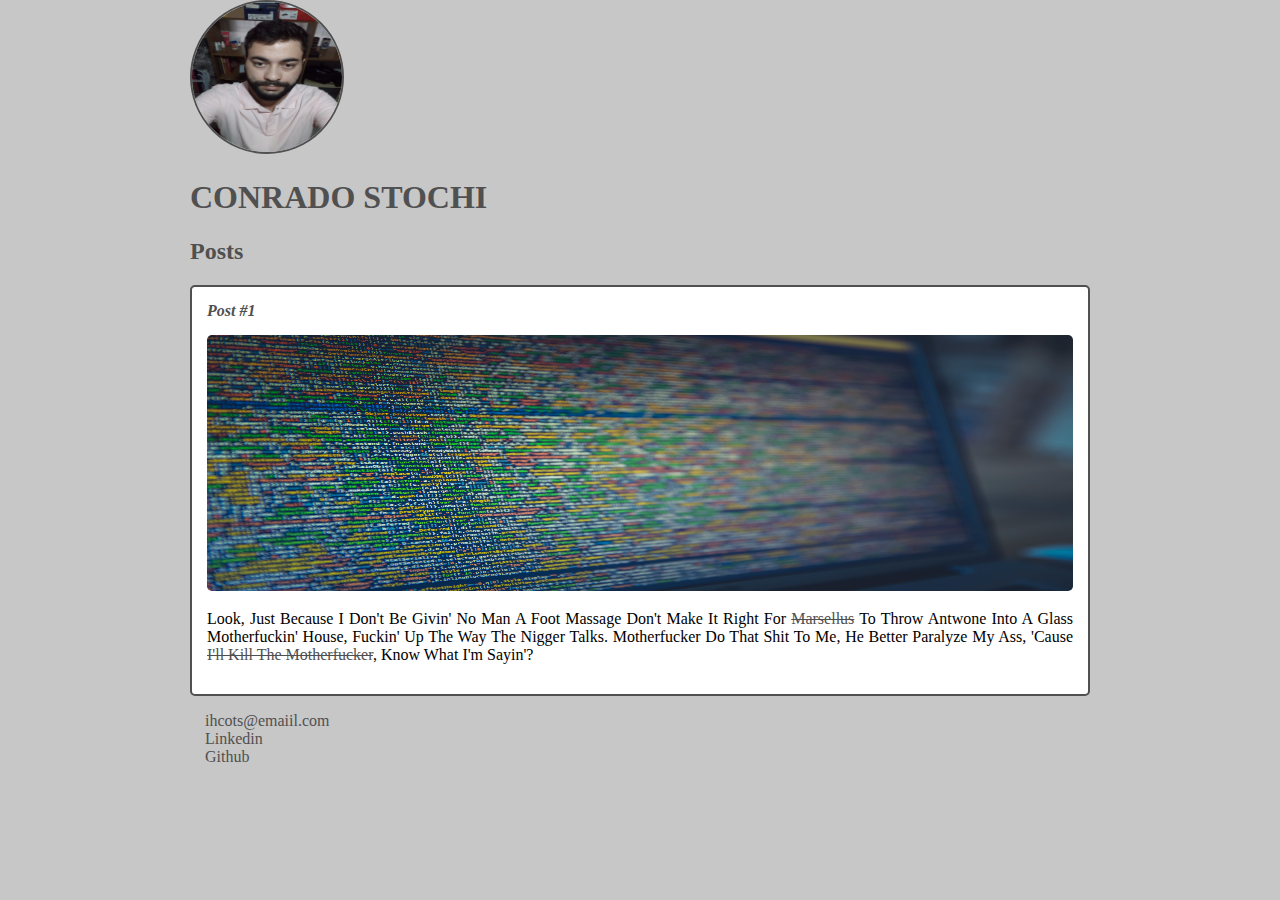
<file: index.html>
<!DOCTYPE html>
<html>
  <head>
    <meta charset="utf-8">
    <title>Conrado Stochi</title>
    <link rel="stylesheet" href="style.css">
  </head>
  <body>
    <header>
      <img class="photo" src="fotoPerfil.jpg" alt="Foto do rosto do Conrado Stochi">
      <h1 id="title">Conrado Stochi</h1>
    </header>
    <section>
      <header>
        <h2 class="subtitle">Posts</h2>
      </header>
      <article class="post">
        <header>
          <h3 class="post_title">Post #1</h3>
        </header>
        <img class="post_image" src="postagem-1.jpg" alt="Editor de texto com código HTML">
        <p class="post_content">Look, just because I don't be givin' no man a foot massage don't make it right for <a href="mailto:ihcots@email.com">Marsellus</a> to throw Antwone into a glass motherfuckin' house, fuckin' up the way the nigger talks. Motherfucker do that shit to me, he better paralyze my ass, 'cause <a href="https://linkedin.com/in/stochiconrado" target="_blank">I'll kill the motherfucker</a>, know what I'm sayin'? </p>
      </article>
    </section>
    <footer>
      <ul class="contact_list">
        <li><a href="mailto:ihcots@email.com" target="_blank">ihcots@emaiil.com</a></li>
        <li><a href="https://linkedin.com/in/stochiconrado" target="_blank">Linkedin</a></li>
        <li><a href="https://github.com/stochiconrado" target="_blank">Github</a></li>
      </ul>
    </footer>
  </body>
</html>
</file>
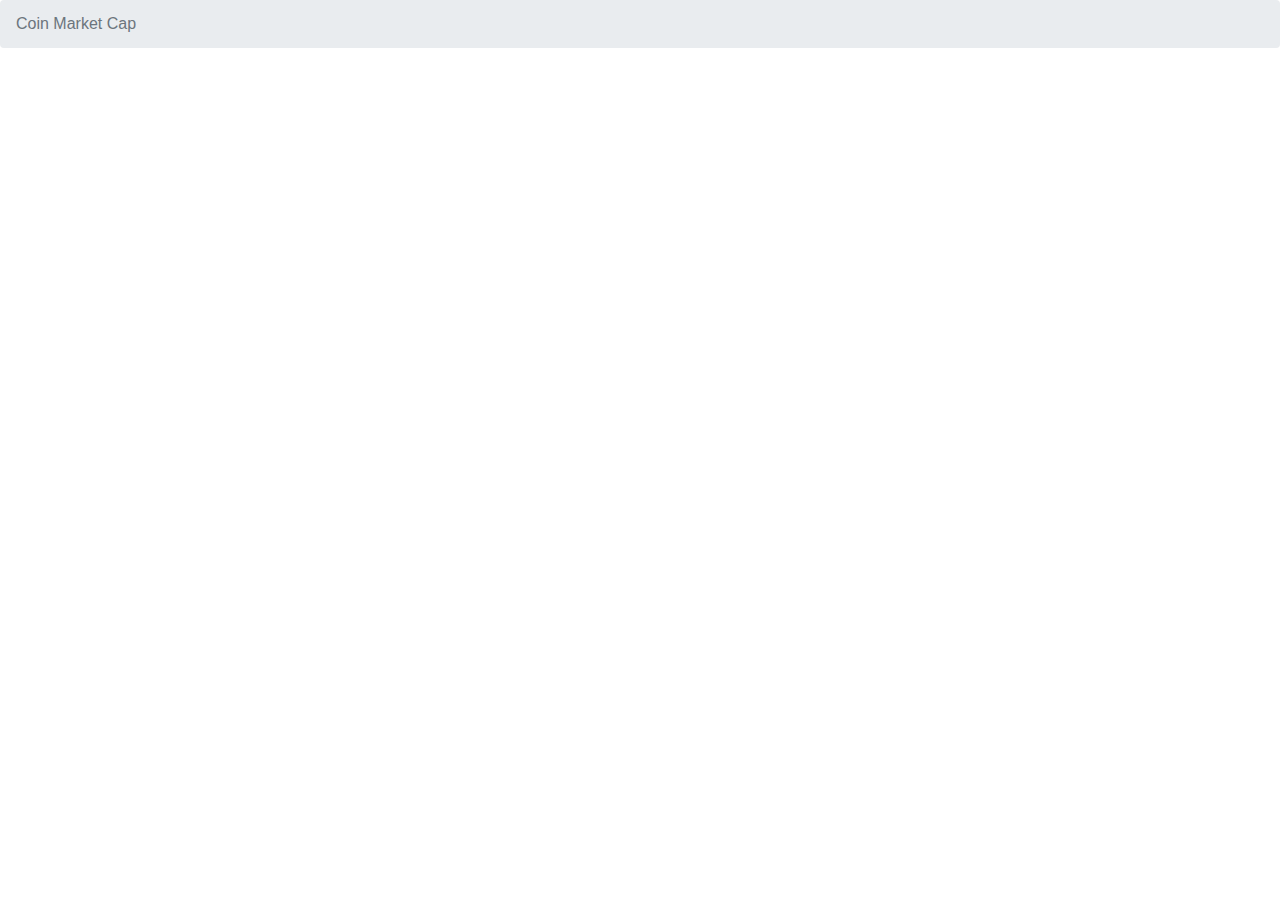
<file: API-Criptomoedas/index.html>
<!DOCTYPE html>
<html>
  <head>
    <link rel="stylesheet" type="text/css" href="https://stackpath.bootstrapcdn.com/bootstrap/4.5.0/css/bootstrap.min.css">
    <meta charset="utf-8">
    <title>CoinMarketCap</title>
  </head>
  <body>
    <nav aria-label="breadcrumb">
      <ol class="breadcrumb">
        <li class="breadcrumb-item active" aria-current="page">Coin Market Cap</li>
      </ol>
    </nav>
  
    <div class="d-flex p-3 bd-highlight">
      <div id='coins'></div>
    </div>

    <script type="text/javascript">
     
      var apikey = {
        key: '97357fcd-bdbd-4563-8749-d99a9f1dd8f6'
      }

      fetch('https://pro-api.coinmarketcap.com/v1/cryptocurrency/listings/latest?CMC_PRO_API_KEY=' + apikey.key)
        .then((response) => {
          if(!response.ok) throw new Error('Erro ao executar a requisição, status ' + response.status);
          return response.json();
        })
        .then((api) => {
         
          var texto = "";
          for (let i=0;i<5;i++){
            texto = texto + `
              <div class="media">
                <img src="coin.png" alt="coin" class="align-self-center mr-3" width="100" height="90"> 
                <div class="media-body">
                  <h5 class="mt-2">${api.data[i].id}</h5>
                  <p>${api.data[i].name}</p>
                  <p>Symbol: ${api.data[i].slymbol}</p>
                  <p>Slug: ${api.data[i].slug}</p>
                  <p>Primeira Aparição: ${api.data[i].date_added}</p>
                  <p>Total Moeda: ${api.data[i].total_supply}</p>
                </div>
              </div>
            `;

              document.getElementById("coins").innerHTML = texto;
          }
        })
        .catch((error) =>{
          console.error(error.message);
        });
    </script>
  </body>
</html>
</file>
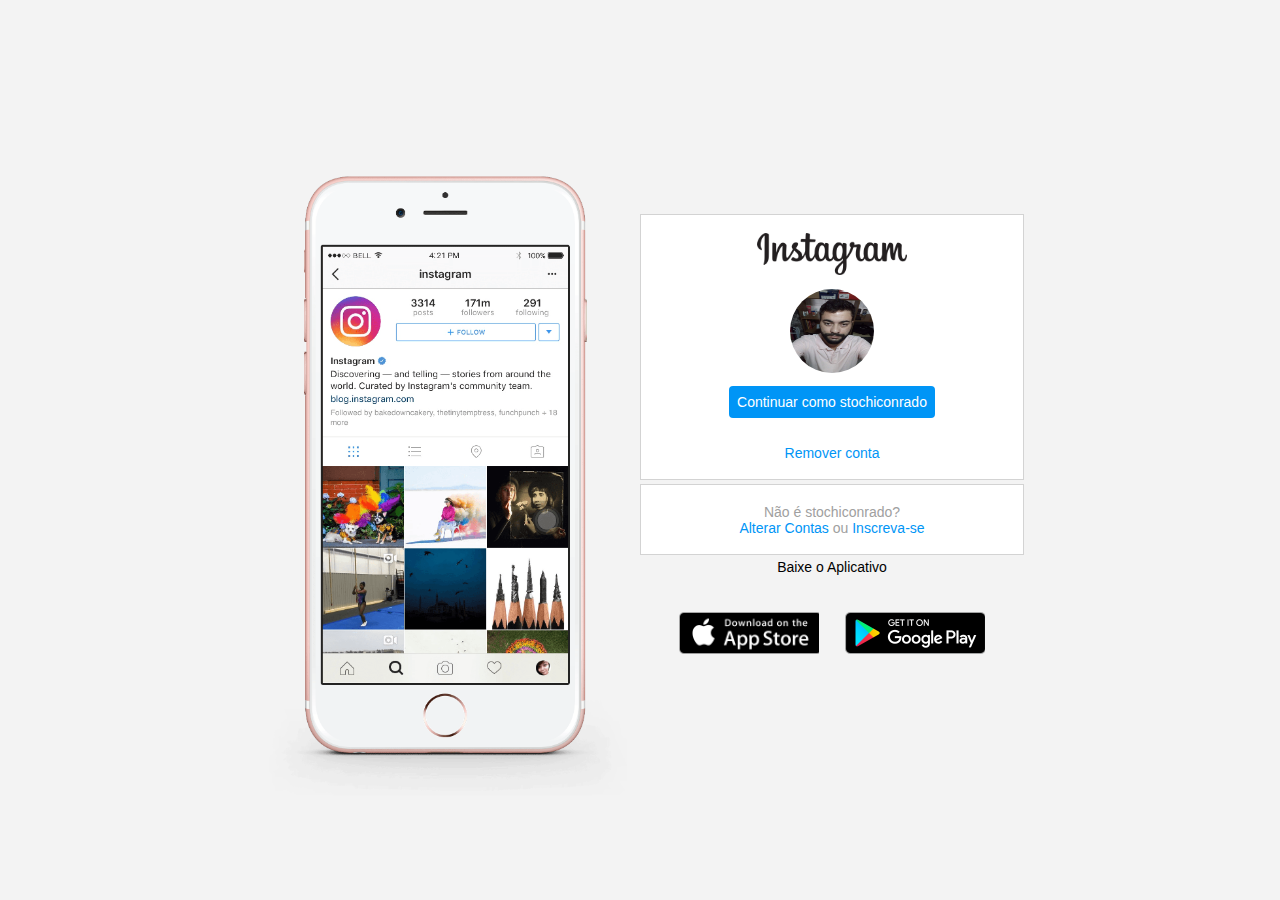
<file: instagramClone/index.html>
<!DOCTYPE html>
<html lang="en">
<head>
  <meta charset="UTF-8">
  <meta name="viewport" content="width=device-width, initial-scale=1.0">
  <link rel="stylesheet" href="style.css">
  <title>Instagram</title>
</head>
<body>
  <div class="instagram-wrapper">
    <div class="instagram-phone">
      <img src="./img/instagram-celular.png" alt="celular">
    </div>
    <div class="instagram-continue">
      <div class="group">
        <img src="./img/instagram-logo.png" class="instagram-logo" alt="logo do Instagram">
        <div class="profile-photo">
          <img src="./img/fotoPerfil.jpg" alt="photo de perfil">
        </div>
        <a href="#" class="instagram-login">Continuar como stochiconrado</a>
        <a href="#" class="instagram-logout">Remover conta</a>
      </div>
      <div class="group">
        <p class="not-account">Não é stochiconrado?</p>
        <p class="not-account">
          <span class="link-blue">Alterar Contas</span>
          ou
          <span class="link-blue">Inscreva-se</span>
        </p>
      </div>
      <p class="get-app">Baixe o Aplicativo</p>
      <div class="get-the-app">
        <div class="download">
          <a href="#" class="app-download"></a>
          <a href="#" class="app-download"></a>
        </div>
      </div>
    </div>
  </div>
  
</body>
</html>
</file>
<file: style.css>
body{
  background: #c7c7c7;
  font-family: Roboto;
  max-width: 900px;
  margin: auto;
}

#title, .subtitle, .post_title {
  color: #505050;
}

#title{
  text-transform: uppercase;
}

a{
  text-decoration: line-through;
  color: #505050;
}

.photo{
  border-radius: 50%;
  border: 2px solid #505050;
  width: 150px; 
  height: 150px;
}

.post_title{
  font-size: 16px;
  font-style: italic;
  margin: 0;
  margin-bottom: 15px;
}

.post {
  background: #FFF;
  padding: 15px;
  border: 2px solid #505050;
  margin-bottom: 15px;
  border-radius: 5px;
}

.post_content{
  margin: 0;
  margin-bottom: 15px;
  text-transform: capitalize;
  text-align: justify;
}

.post_image{
  border-radius: 5px;
  width: 100%;
  height: 16rem;
  margin-bottom: 15px;
}

.contact_list{
  list-style-type: none;
  padding-left: 15px;
}

.contact_list li a{
  text-decoration: none;
}
</file>
<file: instagramClone/style.css>
*{
  padding: 0;
  margin: 0;
  box-sizing: border-box;
  text-decoration: none;
  font-family: sans-serif;
  font-size: 14px;
}

body{
  width: 100%;
  min-height: 100vh;
  background-color: rgb(243, 243, 243);
  margin: 0;
  padding: 0;
  display: flex;
  justify-content: center;
}

.instagram-wrapper {
  display: flex;
  align-items: center;
  justify-content: start;
  width: 60%;
  height: 100vh;
}

.instagram-phone{
  display: flex;
  align-items: center;
  justify-content: center;
  width: 50%;
}

.instagram-phone img{
  height: 50rem;
}

.instagram-continue{
  display: flex;
  align-items: center; /*horizontal*/
  justify-content: space-around; /*vertical*/
  flex-direction: column;
  width: 50%;
  min-height: 34rem;
}

.group{
  display: flex;
  justify-content: space-between;
  align-items: center;
  flex-direction: column;
  background-color: #FFF;
  width: 100%;
  padding: 1.3rem 0;
  border: 1px solid lightgray;
}

.group:nth-child(1){
  min-height: 19rem;
}

.instagram-logo{
  height: 3rem;
}

.profile-photo{
  display: flex;
  justify-content: center;
  align-items: center;
  border-radius: 50%;
  overflow: hidden;
}

.profile-photo img{
  height: 6rem;
  width: 6rem;
}

.instagram-login{
  background-color: #0095f6;
  color: #FFF;
  padding: 8px;
  border-radius: 4px;
}

.instagram-logout{
  color: #0095f6;
  margin-top: 1rem;
}

.not-account{
  color: rgb(160, 160, 160)
}

.link-blue{
  color: #0095f6;
}

.get-the-app{
  display: flex;
  align-items: center;
  justify-content: center;
  width: 100%;
  padding: 1.3rem 0;
}

.download{
  display: flex;
  width: 100%;
  justify-content: space-evenly;
  align-items: center;
  padding: 1rem;
}

.app-download{
  height: 3rem;
  width: 10rem;
  background-size: cover;
}

.app-download:nth-child(1){
  background-image: url(./img/apple-button.png);
}

.app-download:nth-child(2){
  background-image: url(./img/googleplay-button.png);
}

/*media querry*/
@media(max-width: 1024px){
  .instagram-wrapper
    { width: 90%;}
}

@media(max-width:650px){
  body{
    background-color: #FFF;
  }

  .instagram-wrapper{
    width: 90%;
  }

  .instagram-phone{
    display: none;
  }

  .instagram-continue{
    width: 100%;
  }

  .group{
    border: 1px solid transparent;
  }
}
</file>
